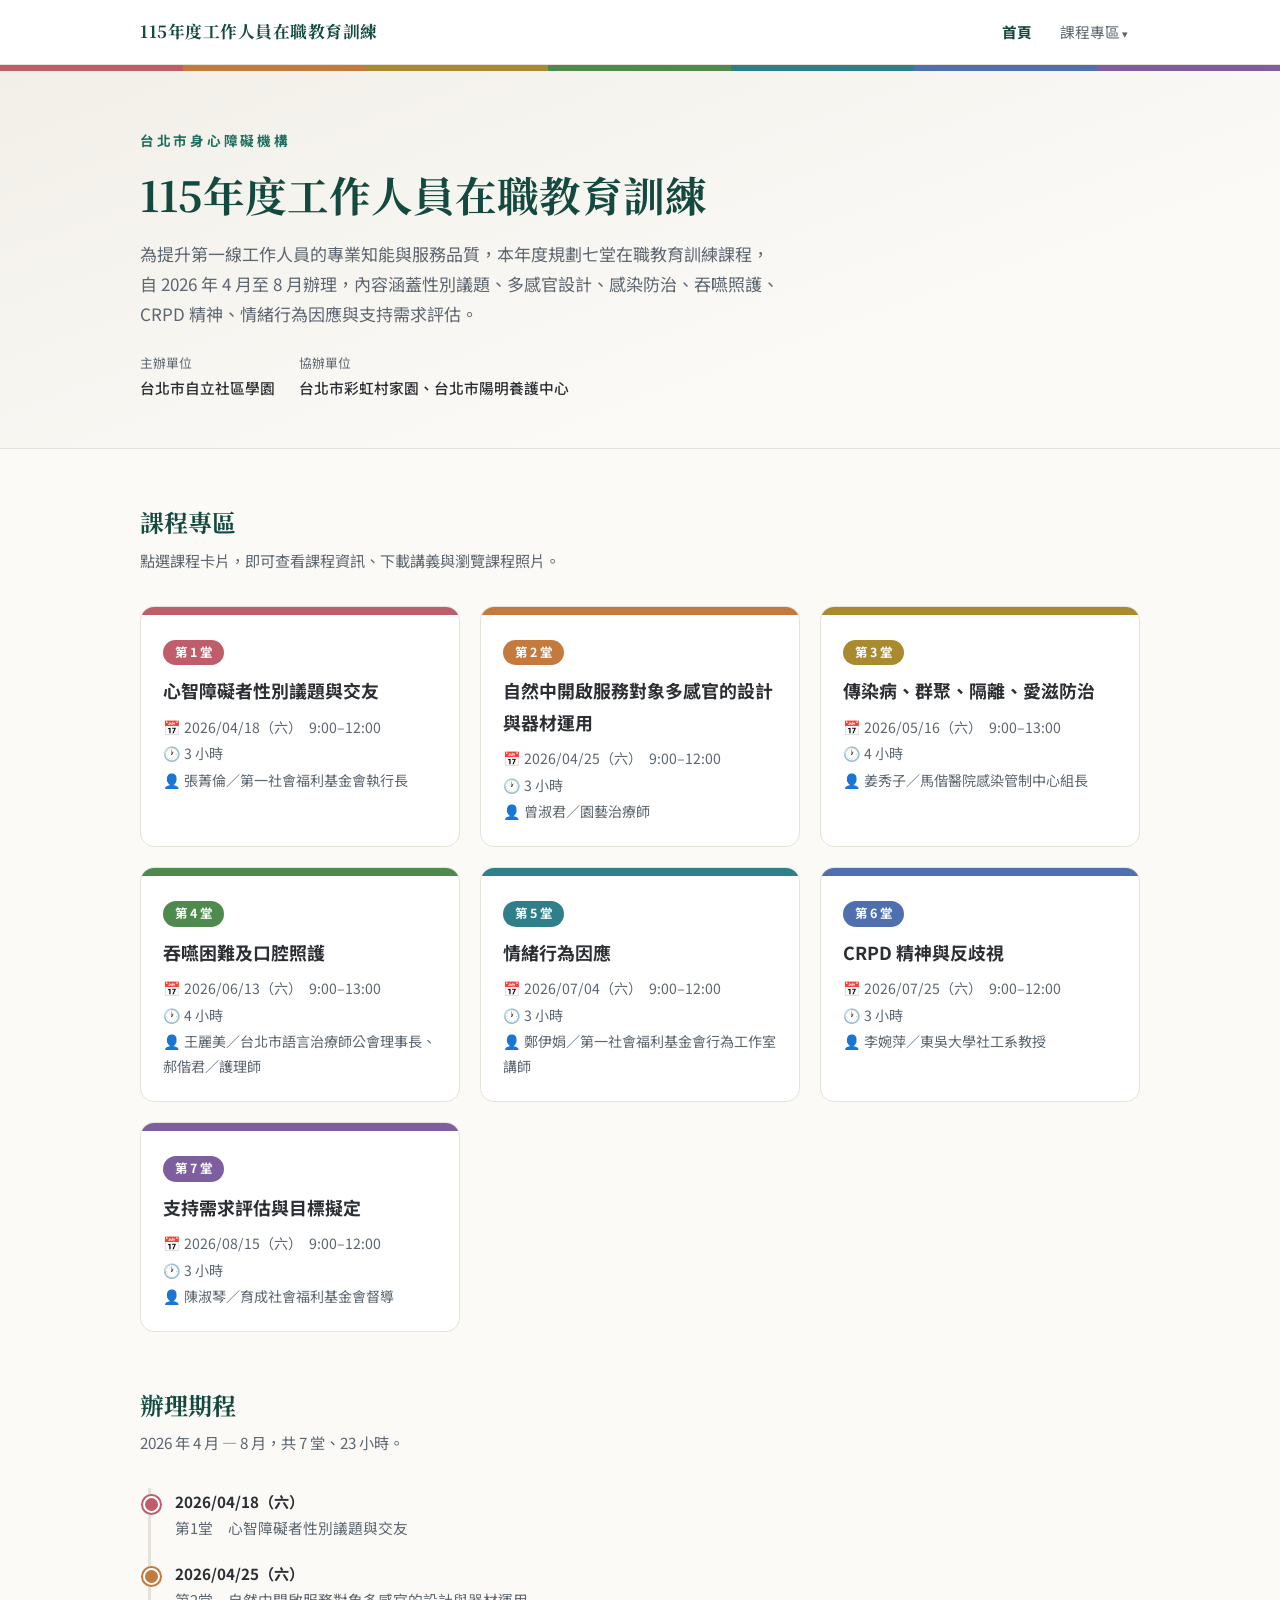
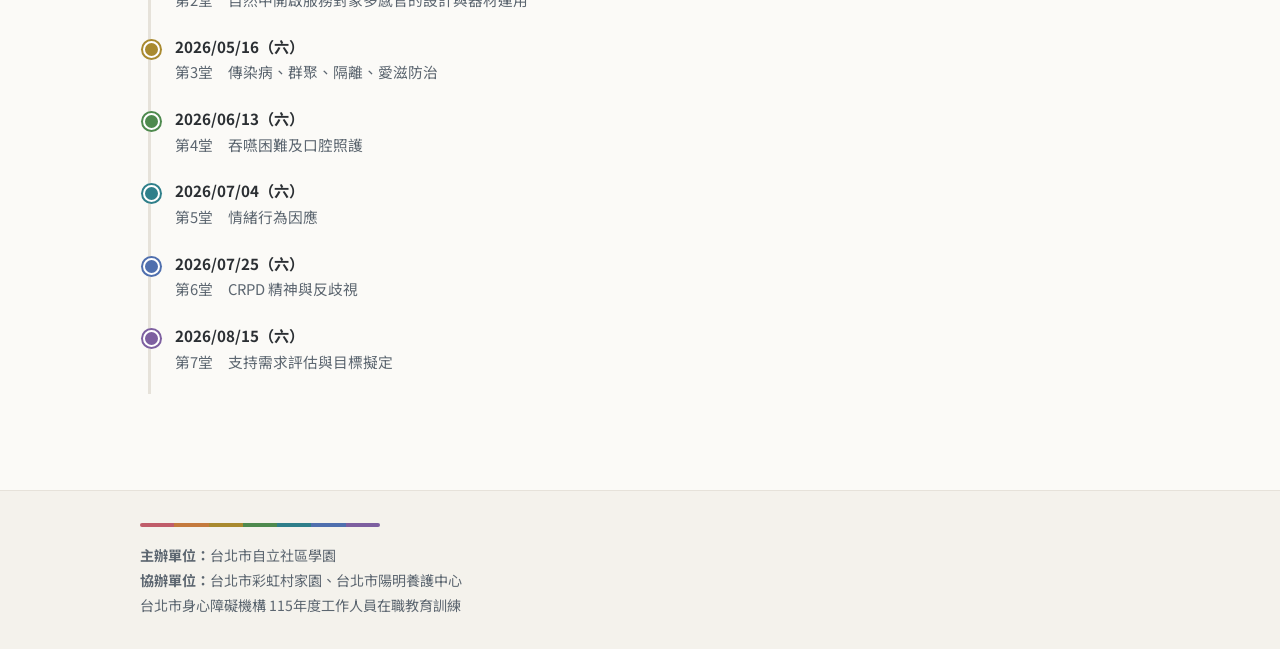
<file: index.html>
<!DOCTYPE html>
<html lang="zh-Hant-TW">
<head>
  <meta charset="UTF-8">
  <meta name="viewport" content="width=device-width, initial-scale=1.0">
  <title>首頁｜115年度工作人員在職教育訓練</title>
  <link rel="preconnect" href="https://fonts.googleapis.com">
  <link href="https://fonts.googleapis.com/css2?family=Noto+Sans+TC:wght@400;500;700&family=Noto+Serif+TC:wght@600;700&display=swap" rel="stylesheet">
  <link rel="stylesheet" href="css/style.css">
</head>
<body>
  <header class="site-header">
    <div class="container nav-bar">
      <a class="brand" href="index.html">115年度工作人員在職教育訓練</a>
      <button class="nav-toggle" aria-label="開啟選單" aria-expanded="false">☰</button>
      <ul class="nav-links">
        <li><a href="index.html" class="active">首頁</a></li>
        <li class="dropdown">
          <a href="index.html#courses">課程專區</a>
          <ul class="dropdown-menu">
              <li><a href="courses/course1.html"><span class="dot" style="background:var(--c1)"></span>第1堂　心智障礙者性別議題與交友</a></li>
              <li><a href="courses/course2.html"><span class="dot" style="background:var(--c2)"></span>第2堂　自然中開啟服務對象多感官的設計與器材運用</a></li>
              <li><a href="courses/course3.html"><span class="dot" style="background:var(--c3)"></span>第3堂　傳染病、群聚、隔離、愛滋防治</a></li>
              <li><a href="courses/course4.html"><span class="dot" style="background:var(--c4)"></span>第4堂　吞嚥困難及口腔照護</a></li>
              <li><a href="courses/course5.html"><span class="dot" style="background:var(--c5)"></span>第5堂　情緒行為因應</a></li>
              <li><a href="courses/course6.html"><span class="dot" style="background:var(--c6)"></span>第6堂　CRPD 精神與反歧視</a></li>
              <li><a href="courses/course7.html"><span class="dot" style="background:var(--c7)"></span>第7堂　支持需求評估與目標擬定</a></li>
          </ul>
        </li>
      </ul>
    </div>
  </header>
  <main>
    <section class="hero">
      <div class="container">
        <p class="eyebrow">台北市身心障礙機構</p>
        <h1>115年度工作人員在職教育訓練</h1>
        <p class="lead">為提升第一線工作人員的專業知能與服務品質，本年度規劃七堂在職教育訓練課程，自 2026 年 4 月至 8 月辦理，內容涵蓋性別議題、多感官設計、感染防治、吞嚥照護、CRPD 精神、情緒行為因應與支持需求評估。</p>
        <div class="org-list">
          <div><span class="label">主辦單位</span><strong>台北市自立社區學園</strong></div>
          <div><span class="label">協辦單位</span><strong>台北市彩虹村家園、台北市陽明養護中心</strong></div>
        </div>
      </div>
    </section>

    <section class="section" id="courses">
      <div class="container">
        <h2 class="section-title">課程專區</h2>
        <p class="section-sub">點選課程卡片，即可查看課程資訊、下載講義與瀏覽課程照片。</p>
        <div class="course-grid">
        <a class="course-card" style="--accent:var(--c1)" href="courses/course1.html">
          <div class="card-band"></div>
          <div class="card-body">
            <span class="card-no">第 1 堂</span>
            <div class="card-title">心智障礙者性別議題與交友</div>
            <div class="card-meta">
              <div>📅 2026/04/18（六）　9:00–12:00</div>
              <div>🕐 3 小時</div>
              <div>👤 張菁倫／第一社會福利基金會執行長</div>
            </div>
          </div>
        </a>
        <a class="course-card" style="--accent:var(--c2)" href="courses/course2.html">
          <div class="card-band"></div>
          <div class="card-body">
            <span class="card-no">第 2 堂</span>
            <div class="card-title">自然中開啟服務對象多感官的設計與器材運用</div>
            <div class="card-meta">
              <div>📅 2026/04/25（六）　9:00–12:00</div>
              <div>🕐 3 小時</div>
              <div>👤 曾淑君／園藝治療師</div>
            </div>
          </div>
        </a>
        <a class="course-card" style="--accent:var(--c3)" href="courses/course3.html">
          <div class="card-band"></div>
          <div class="card-body">
            <span class="card-no">第 3 堂</span>
            <div class="card-title">傳染病、群聚、隔離、愛滋防治</div>
            <div class="card-meta">
              <div>📅 2026/05/16（六）　9:00–13:00</div>
              <div>🕐 4 小時</div>
              <div>👤 姜秀子／馬偕醫院感染管制中心組長</div>
            </div>
          </div>
        </a>
        <a class="course-card" style="--accent:var(--c4)" href="courses/course4.html">
          <div class="card-band"></div>
          <div class="card-body">
            <span class="card-no">第 4 堂</span>
            <div class="card-title">吞嚥困難及口腔照護</div>
            <div class="card-meta">
              <div>📅 2026/06/13（六）　9:00–13:00</div>
              <div>🕐 4 小時</div>
              <div>👤 王麗美／台北市語言治療師公會理事長、郝偕君／護理師</div>
            </div>
          </div>
        </a>
        <a class="course-card" style="--accent:var(--c5)" href="courses/course5.html">
          <div class="card-band"></div>
          <div class="card-body">
            <span class="card-no">第 5 堂</span>
            <div class="card-title">情緒行為因應</div>
            <div class="card-meta">
              <div>📅 2026/07/04（六）　9:00–12:00</div>
              <div>🕐 3 小時</div>
              <div>👤 鄭伊娟／第一社會福利基金會行為工作室講師</div>
            </div>
          </div>
        </a>
        <a class="course-card" style="--accent:var(--c6)" href="courses/course6.html">
          <div class="card-band"></div>
          <div class="card-body">
            <span class="card-no">第 6 堂</span>
            <div class="card-title">CRPD 精神與反歧視</div>
            <div class="card-meta">
              <div>📅 2026/07/25（六）　9:00–12:00</div>
              <div>🕐 3 小時</div>
              <div>👤 李婉萍／東吳大學社工系教授</div>
            </div>
          </div>
        </a>
        <a class="course-card" style="--accent:var(--c7)" href="courses/course7.html">
          <div class="card-band"></div>
          <div class="card-body">
            <span class="card-no">第 7 堂</span>
            <div class="card-title">支持需求評估與目標擬定</div>
            <div class="card-meta">
              <div>📅 2026/08/15（六）　9:00–12:00</div>
              <div>🕐 3 小時</div>
              <div>👤 陳淑琴／育成社會福利基金會督導</div>
            </div>
          </div>
        </a>
        </div>
      </div>
    </section>

    <section class="section" id="schedule" style="padding-top:0">
      <div class="container">
        <h2 class="section-title">辦理期程</h2>
        <p class="section-sub">2026 年 4 月 — 8 月，共 7 堂、23 小時。</p>
        <ul class="timeline">
        <li style="--accent:var(--c1)">
          <a href="courses/course1.html">
            <div class="date">2026/04/18（六）</div>
            <div class="name">第1堂　心智障礙者性別議題與交友</div>
          </a>
        </li>
        <li style="--accent:var(--c2)">
          <a href="courses/course2.html">
            <div class="date">2026/04/25（六）</div>
            <div class="name">第2堂　自然中開啟服務對象多感官的設計與器材運用</div>
          </a>
        </li>
        <li style="--accent:var(--c3)">
          <a href="courses/course3.html">
            <div class="date">2026/05/16（六）</div>
            <div class="name">第3堂　傳染病、群聚、隔離、愛滋防治</div>
          </a>
        </li>
        <li style="--accent:var(--c4)">
          <a href="courses/course4.html">
            <div class="date">2026/06/13（六）</div>
            <div class="name">第4堂　吞嚥困難及口腔照護</div>
          </a>
        </li>
        <li style="--accent:var(--c5)">
          <a href="courses/course5.html">
            <div class="date">2026/07/04（六）</div>
            <div class="name">第5堂　情緒行為因應</div>
          </a>
        </li>
        <li style="--accent:var(--c6)">
          <a href="courses/course6.html">
            <div class="date">2026/07/25（六）</div>
            <div class="name">第6堂　CRPD 精神與反歧視</div>
          </a>
        </li>
        <li style="--accent:var(--c7)">
          <a href="courses/course7.html">
            <div class="date">2026/08/15（六）</div>
            <div class="name">第7堂　支持需求評估與目標擬定</div>
          </a>
        </li>
        </ul>
      </div>
    </section>
  </main>
  <footer class="site-footer">
    <div class="container">
      <div class="rainbow" aria-hidden="true"></div>
      <p><strong>主辦單位：</strong>台北市自立社區學園</p>
      <p><strong>協辦單位：</strong>台北市彩虹村家園、台北市陽明養護中心</p>
      <p>台北市身心障礙機構 115年度工作人員在職教育訓練</p>
    </div>
  </footer>
  <script src="js/main.js"></script>
</body>
</html>
</file>
<file: css/style.css>
/* ============================================
   115年度工作人員在職教育訓練 — 共用樣式
   設計概念：7 堂課 × 7 個柔和色彩（彩虹意象）
   ============================================ */

:root {
  --ink: #2b2f33;
  --ink-soft: #5c6670;
  --paper: #fbfaf7;
  --card: #ffffff;
  --line: #e6e2da;
  --primary: #1f6f61;
  --primary-dark: #14493f;

  /* 七堂課的代表色（柔和彩虹） */
  --c1: #c05d6a;  /* 課程1 玫紅 */
  --c2: #c47a3d;  /* 課程2 橙褐 */
  --c3: #a98a2f;  /* 課程3 芥黃 */
  --c4: #4e8a4e;  /* 課程4 草綠 */
  --c5: #2f7f8a;  /* 課程5 青藍 */
  --c6: #4f6fae;  /* 課程6 靛藍 */
  --c7: #7d5fa0;  /* 課程7 紫 */
}

* { margin: 0; padding: 0; box-sizing: border-box; }

html { scroll-behavior: smooth; }
@media (prefers-reduced-motion: reduce) {
  html { scroll-behavior: auto; }
  * { animation: none !important; transition: none !important; }
}

body {
  font-family: "Noto Sans TC", "PingFang TC", "Microsoft JhengHei", sans-serif;
  background: var(--paper);
  color: var(--ink);
  line-height: 1.75;
  font-size: 17px;
}

h1, h2, h3 {
  font-family: "Noto Serif TC", "Noto Sans TC", serif;
  line-height: 1.4;
}

a { color: var(--primary); }

img { max-width: 100%; display: block; }

.container {
  max-width: 1040px;
  margin: 0 auto;
  padding: 0 20px;
}

/* ---------- 頂部導覽 ---------- */
.site-header {
  background: #fff;
  border-bottom: 1px solid var(--line);
  position: sticky;
  top: 0;
  z-index: 100;
}
.nav-bar {
  display: flex;
  align-items: center;
  justify-content: space-between;
  height: 64px;
}
.brand {
  font-family: "Noto Serif TC", serif;
  font-weight: 700;
  font-size: 1.05rem;
  color: var(--primary-dark);
  text-decoration: none;
  letter-spacing: 0.03em;
}
.nav-toggle {
  display: none;
  background: none;
  border: 1px solid var(--line);
  border-radius: 8px;
  padding: 8px 12px;
  font-size: 1.1rem;
  cursor: pointer;
  color: var(--ink);
}
.nav-links {
  display: flex;
  gap: 4px;
  list-style: none;
}
.nav-links a {
  display: block;
  padding: 8px 12px;
  text-decoration: none;
  color: var(--ink-soft);
  font-size: 0.92rem;
  border-radius: 8px;
}
.nav-links a:hover { background: var(--paper); color: var(--primary-dark); }
.nav-links a.active { color: var(--primary-dark); font-weight: 700; }
.nav-links a:focus-visible,
.nav-toggle:focus-visible,
.brand:focus-visible {
  outline: 3px solid var(--primary);
  outline-offset: 2px;
}

/* 課程下拉選單 */
.dropdown { position: relative; }
.dropdown > a::after { content: " ▾"; font-size: 0.75em; }
.dropdown-menu {
  display: none;
  position: absolute;
  top: 100%;
  left: 0;
  background: #fff;
  border: 1px solid var(--line);
  border-radius: 10px;
  box-shadow: 0 8px 24px rgba(0,0,0,0.08);
  min-width: 300px;
  padding: 8px;
  list-style: none;
}
.dropdown:hover .dropdown-menu,
.dropdown:focus-within .dropdown-menu { display: block; }
.dropdown-menu a {
  display: flex;
  align-items: center;
  gap: 10px;
  padding: 9px 10px;
  border-radius: 8px;
  white-space: nowrap;
}
.dot {
  width: 10px; height: 10px;
  border-radius: 50%;
  flex-shrink: 0;
}

/* ---------- 首頁 Hero ---------- */
.hero {
  background: linear-gradient(160deg, #f2efe8 0%, var(--paper) 70%);
  border-bottom: 1px solid var(--line);
  padding: 64px 0 48px;
  position: relative;
  overflow: hidden;
}
.hero::before {
  /* 彩虹細帶：七色一字排開 */
  content: "";
  position: absolute;
  top: 0; left: 0; right: 0;
  height: 6px;
  background: linear-gradient(90deg,
    var(--c1) 0 14.28%, var(--c2) 0 28.57%, var(--c3) 0 42.85%,
    var(--c4) 0 57.14%, var(--c5) 0 71.42%, var(--c6) 0 85.71%, var(--c7) 0 100%);
}
.hero .eyebrow {
  color: var(--primary);
  font-weight: 700;
  letter-spacing: 0.2em;
  font-size: 0.85rem;
  margin-bottom: 12px;
}
.hero h1 {
  font-size: clamp(1.7rem, 4.5vw, 2.6rem);
  color: var(--primary-dark);
  margin-bottom: 16px;
}
.hero .lead {
  color: var(--ink-soft);
  max-width: 640px;
  margin-bottom: 24px;
}
.org-list {
  display: flex;
  flex-wrap: wrap;
  gap: 24px;
  font-size: 0.92rem;
}
.org-list .label {
  color: var(--ink-soft);
  font-size: 0.8rem;
  display: block;
}
.org-list strong { color: var(--ink); font-weight: 500; }

/* ---------- 課程卡片 ---------- */
.section { padding: 56px 0; }
.section-title {
  font-size: 1.5rem;
  color: var(--primary-dark);
  margin-bottom: 8px;
}
.section-sub {
  color: var(--ink-soft);
  margin-bottom: 32px;
  font-size: 0.95rem;
}
.course-grid {
  display: grid;
  grid-template-columns: repeat(auto-fill, minmax(300px, 1fr));
  gap: 20px;
}
.course-card {
  background: var(--card);
  border: 1px solid var(--line);
  border-radius: 14px;
  overflow: hidden;
  text-decoration: none;
  color: var(--ink);
  display: flex;
  flex-direction: column;
  transition: transform 0.15s ease, box-shadow 0.15s ease;
}
.course-card:hover {
  transform: translateY(-3px);
  box-shadow: 0 10px 28px rgba(0,0,0,0.08);
}
.course-card:focus-visible {
  outline: 3px solid var(--primary);
  outline-offset: 2px;
}
.card-band {
  height: 8px;
  background: var(--accent, var(--primary));
}
.card-body { padding: 20px 22px 22px; flex: 1; }
.card-no {
  display: inline-block;
  font-size: 0.78rem;
  font-weight: 700;
  color: #fff;
  background: var(--accent, var(--primary));
  border-radius: 999px;
  padding: 2px 12px;
  margin-bottom: 10px;
}
.card-title {
  font-size: 1.12rem;
  font-weight: 700;
  margin-bottom: 8px;
}
.card-meta {
  font-size: 0.88rem;
  color: var(--ink-soft);
}
.card-meta div { margin-top: 2px; }

/* ---------- 課程內頁 ---------- */
.course-hero {
  background: var(--accent, var(--primary));
  color: #fff;
  padding: 48px 0 40px;
}
.course-hero .eyebrow {
  font-size: 0.85rem;
  letter-spacing: 0.15em;
  opacity: 0.9;
  margin-bottom: 8px;
}
.course-hero h1 { font-size: clamp(1.5rem, 4vw, 2.2rem); }

.info-table {
  width: 100%;
  border-collapse: collapse;
  background: var(--card);
  border: 1px solid var(--line);
  border-radius: 12px;
  overflow: hidden;
}
.info-table th, .info-table td {
  padding: 14px 18px;
  text-align: left;
  border-bottom: 1px solid var(--line);
  vertical-align: top;
}
.info-table tr:last-child th,
.info-table tr:last-child td { border-bottom: none; }
.info-table th {
  width: 120px;
  background: #f5f3ee;
  color: var(--ink-soft);
  font-weight: 500;
  font-size: 0.9rem;
  white-space: nowrap;
}

/* 講義下載 */
.handout-box {
  display: flex;
  align-items: center;
  gap: 16px;
  background: var(--card);
  border: 1px solid var(--line);
  border-radius: 12px;
  padding: 20px 22px;
  flex-wrap: wrap;
}
.handout-icon { font-size: 2rem; }
.handout-box .btn {
  display: inline-block;
  background: var(--accent, var(--primary));
  color: #fff;
  text-decoration: none;
  padding: 10px 22px;
  border-radius: 999px;
  font-weight: 700;
  font-size: 0.95rem;
}
.handout-box .btn:hover { filter: brightness(1.08); }
.handout-box .btn:focus-visible { outline: 3px solid var(--ink); outline-offset: 2px; }
.handout-missing { color: var(--ink-soft); font-size: 0.95rem; }

/* 照片牆 */
.gallery {
  display: grid;
  grid-template-columns: repeat(auto-fill, minmax(220px, 1fr));
  gap: 14px;
}
.gallery a {
  display: block;
  border-radius: 10px;
  overflow: hidden;
  border: 1px solid var(--line);
  background: #eee;
  aspect-ratio: 4 / 3;
}
.gallery a:focus-visible { outline: 3px solid var(--primary); outline-offset: 2px; }
.gallery img {
  width: 100%; height: 100%;
  object-fit: cover;
  transition: transform 0.2s ease;
}
.gallery a:hover img { transform: scale(1.04); }
.gallery-empty {
  color: var(--ink-soft);
  background: var(--card);
  border: 1px dashed var(--line);
  border-radius: 12px;
  padding: 28px;
  text-align: center;
}

/* 燈箱 */
.lightbox {
  position: fixed;
  inset: 0;
  background: rgba(20, 22, 24, 0.92);
  display: none;
  align-items: center;
  justify-content: center;
  z-index: 999;
  padding: 24px;
}
.lightbox.open { display: flex; }
.lightbox img {
  max-width: 92vw;
  max-height: 86vh;
  border-radius: 8px;
  object-fit: contain;
}
.lightbox-close {
  position: absolute;
  top: 16px; right: 20px;
  background: none;
  border: none;
  color: #fff;
  font-size: 2rem;
  cursor: pointer;
  line-height: 1;
}
.lightbox-nav {
  position: absolute;
  top: 50%;
  transform: translateY(-50%);
  background: rgba(255,255,255,0.12);
  border: none;
  color: #fff;
  font-size: 1.8rem;
  width: 48px; height: 48px;
  border-radius: 50%;
  cursor: pointer;
}
.lightbox-nav:hover { background: rgba(255,255,255,0.25); }
.lightbox-prev { left: 16px; }
.lightbox-next { right: 16px; }

/* 上下堂導覽 */
.course-pager {
  display: flex;
  justify-content: space-between;
  gap: 12px;
  margin-top: 48px;
  flex-wrap: wrap;
}
.course-pager a {
  text-decoration: none;
  color: var(--primary-dark);
  border: 1px solid var(--line);
  background: var(--card);
  border-radius: 10px;
  padding: 12px 18px;
  font-size: 0.92rem;
}
.course-pager a:hover { border-color: var(--primary); }

/* 時程表（首頁） */
.timeline {
  list-style: none;
  border-left: 3px solid var(--line);
  margin-left: 8px;
  padding-left: 24px;
}
.timeline li {
  position: relative;
  padding-bottom: 20px;
}
.timeline li::before {
  content: "";
  position: absolute;
  left: -32px;
  top: 8px;
  width: 13px; height: 13px;
  border-radius: 50%;
  background: var(--accent, var(--primary));
  border: 2px solid #fff;
  box-shadow: 0 0 0 2px var(--accent, var(--primary));
}
.timeline .date {
  font-weight: 700;
  color: var(--ink);
  font-size: 0.95rem;
}
.timeline .name { color: var(--ink-soft); font-size: 0.92rem; }
.timeline a { text-decoration: none; }
.timeline a:hover .date { color: var(--primary); }

/* ---------- 頁尾 ---------- */
.site-footer {
  border-top: 1px solid var(--line);
  background: #f4f2ec;
  padding: 32px 0;
  margin-top: 40px;
  font-size: 0.88rem;
  color: var(--ink-soft);
}
.site-footer .rainbow {
  height: 4px;
  border-radius: 999px;
  max-width: 240px;
  margin-bottom: 16px;
  background: linear-gradient(90deg,
    var(--c1) 0 14.28%, var(--c2) 0 28.57%, var(--c3) 0 42.85%,
    var(--c4) 0 57.14%, var(--c5) 0 71.42%, var(--c6) 0 85.71%, var(--c7) 0 100%);
}

/* ---------- 手機版 ---------- */
@media (max-width: 820px) {
  .nav-toggle { display: block; }
  .nav-links {
    display: none;
    position: absolute;
    top: 64px;
    left: 0; right: 0;
    background: #fff;
    border-bottom: 1px solid var(--line);
    flex-direction: column;
    padding: 12px 20px 20px;
  }
  .nav-links.open { display: flex; }
  .dropdown-menu {
    position: static;
    display: block;
    border: none;
    box-shadow: none;
    padding-left: 16px;
  }
  .dropdown > a::after { content: ""; }
}
</file>
